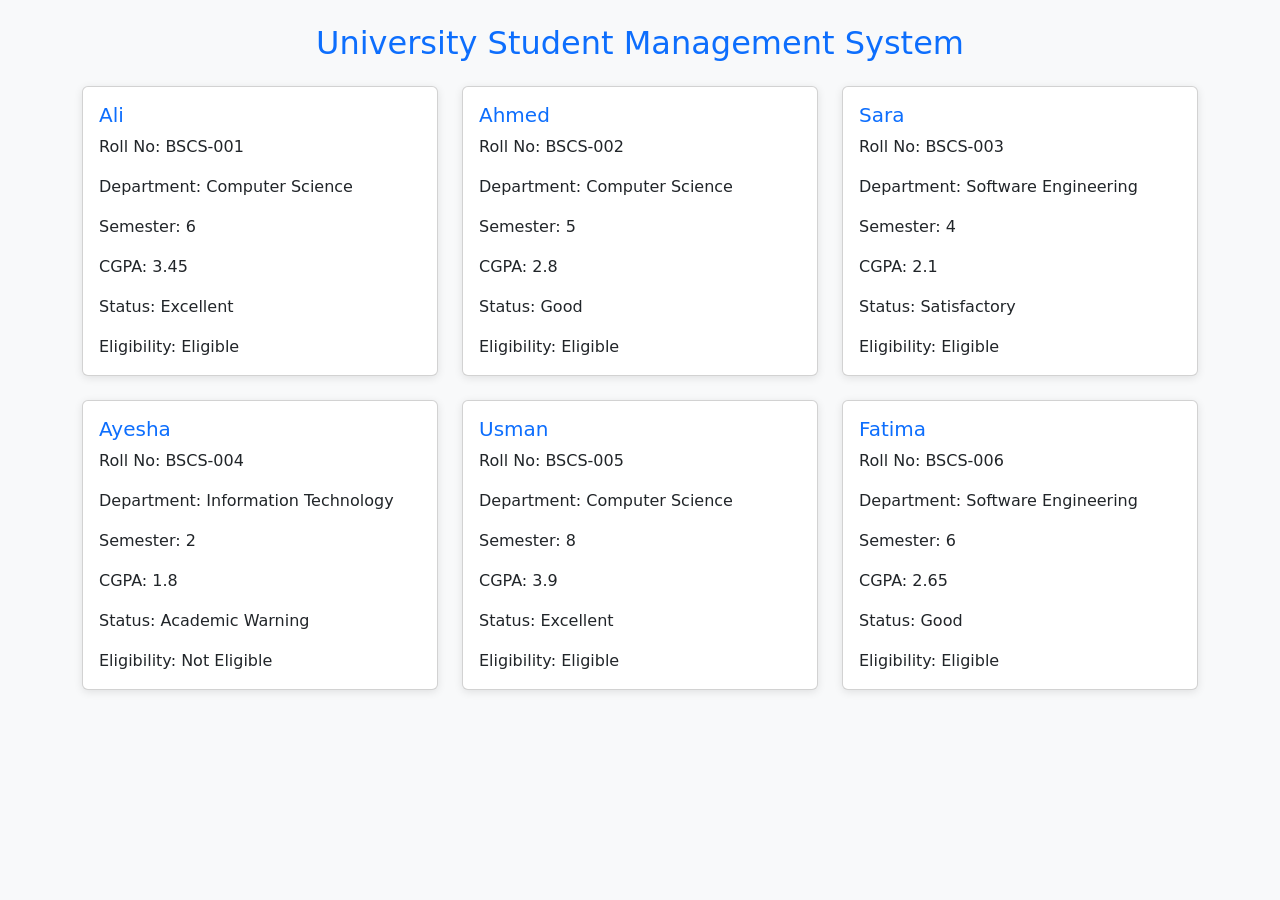
<file: tasks-separate/task-01/index.html>
<!DOCTYPE html>
<html lang="en">
<head>
    <meta charset="UTF-8">
    <meta name="viewport" content="width=device-width, initial-scale=1.0">
    <title>Task 1 - Student Management System</title>
    <link href="https://cdn.jsdelivr.net/npm/bootstrap@5.3.3/dist/css/bootstrap.min.css" rel="stylesheet">
    <link rel="stylesheet" href="style.css">
</head>
<body>
    <div class="container mt-4 mb-5">
        <h2 class="text-center mb-4">University Student Management System</h2>
        <div id="output"></div>
    </div>
    <script src="script.js"></script>
</body>
</html>
</file>
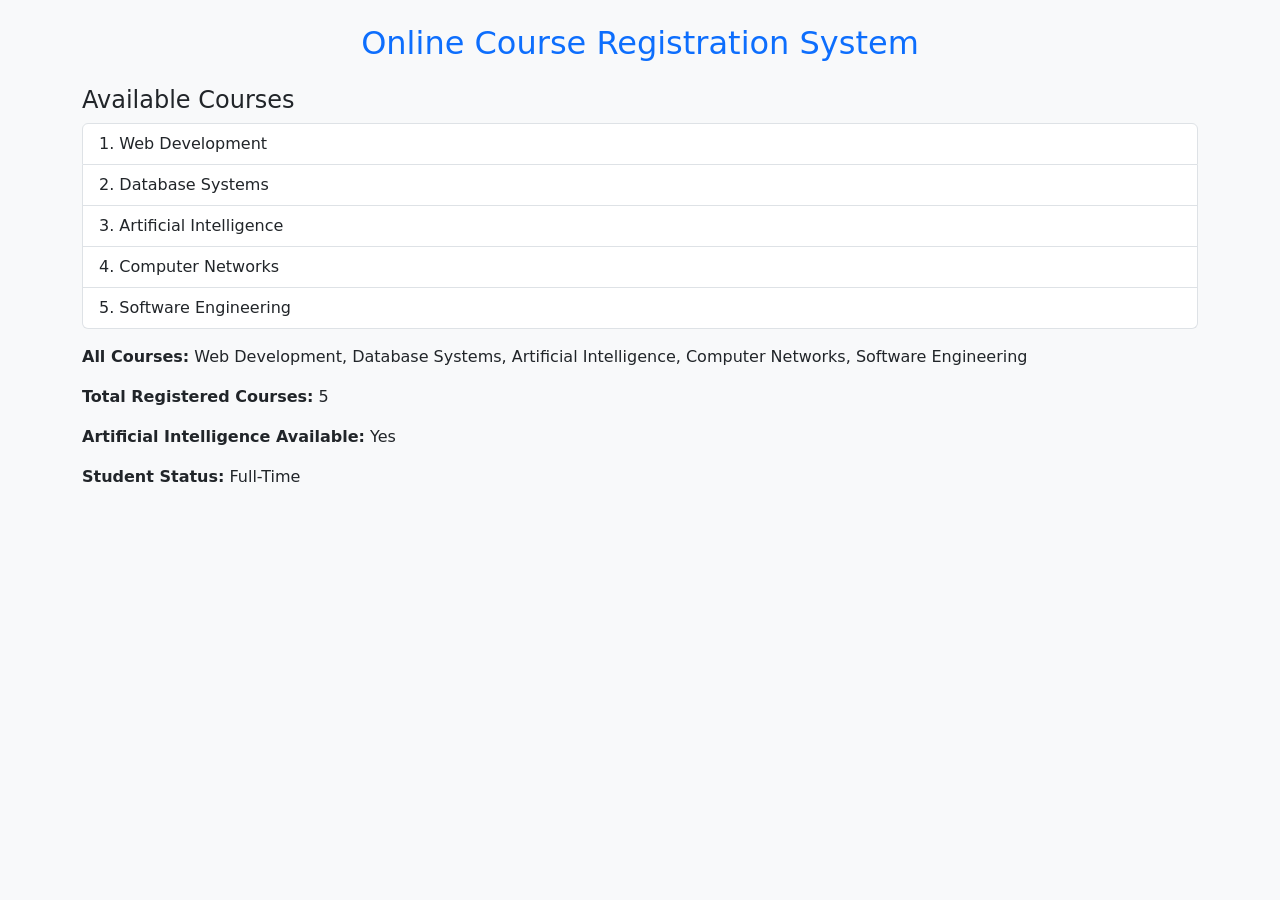
<file: tasks-separate/task-02/index.html>
<!DOCTYPE html>
<html lang="en">
<head>
    <meta charset="UTF-8">
    <meta name="viewport" content="width=device-width, initial-scale=1.0">
    <title>Task 2 - Course Registration System</title>
    <link href="https://cdn.jsdelivr.net/npm/bootstrap@5.3.3/dist/css/bootstrap.min.css" rel="stylesheet">
    <link rel="stylesheet" href="style.css">
</head>
<body>
    <div class="container mt-4 mb-5">
        <h2 class="text-center mb-4">Online Course Registration System</h2>
        <div id="output"></div>
    </div>
    <script src="script.js"></script>
</body>
</html>
</file>
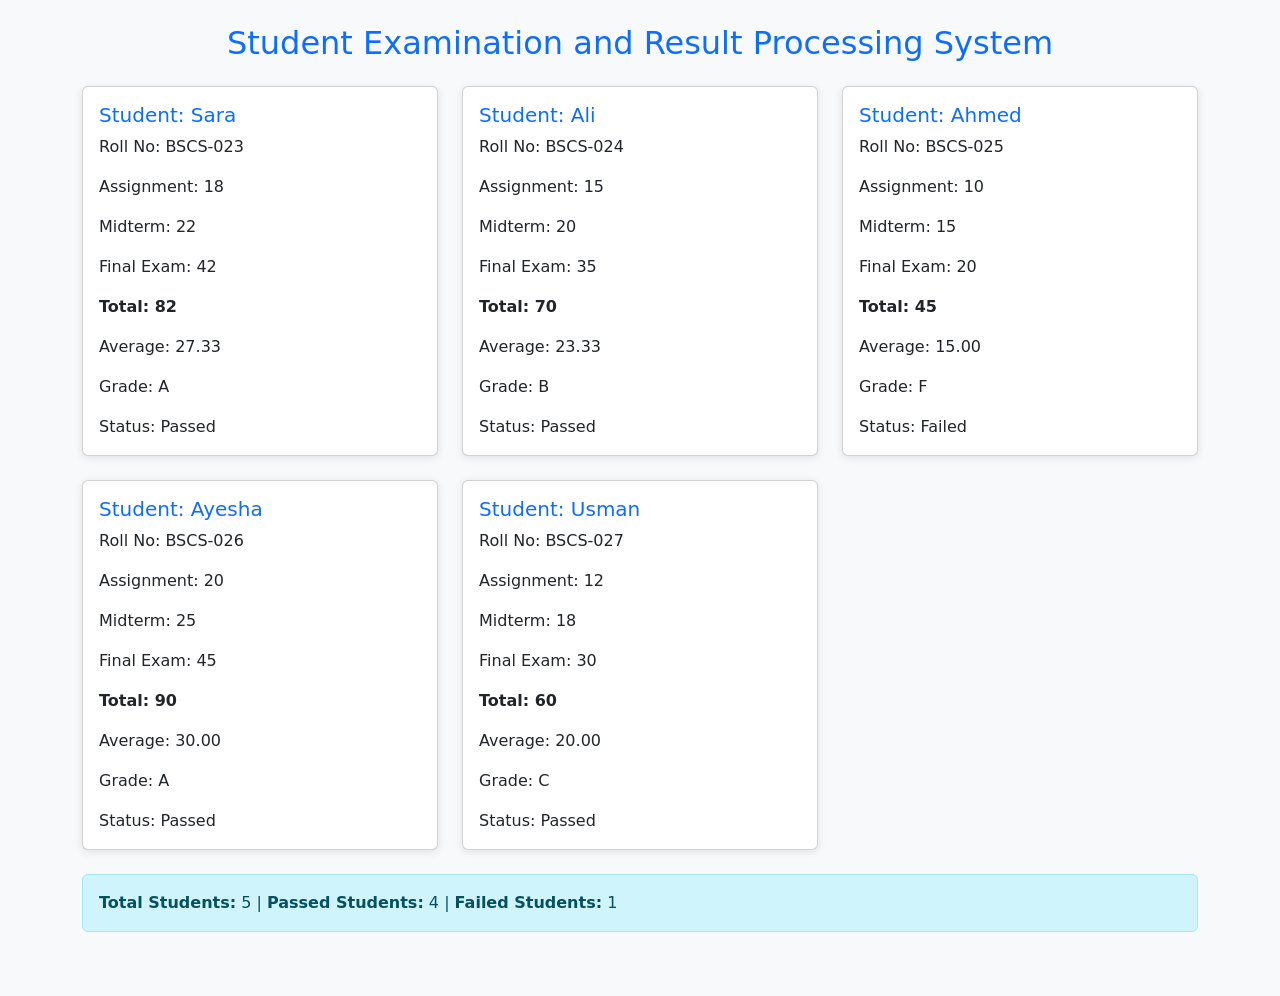
<file: tasks-separate/task-03/index.html>
<!DOCTYPE html>
<html lang="en">
<head>
    <meta charset="UTF-8">
    <meta name="viewport" content="width=device-width, initial-scale=1.0">
    <title>Task 3 - Result Processing System</title>
    <link href="https://cdn.jsdelivr.net/npm/bootstrap@5.3.3/dist/css/bootstrap.min.css" rel="stylesheet">
    <link rel="stylesheet" href="style.css">
</head>
<body>
    <div class="container mt-4 mb-5">
        <h2 class="text-center mb-4">Student Examination and Result Processing System</h2>
        <div id="output"></div>
    </div>
    <script src="script.js"></script>
</body>
</html>
</file>
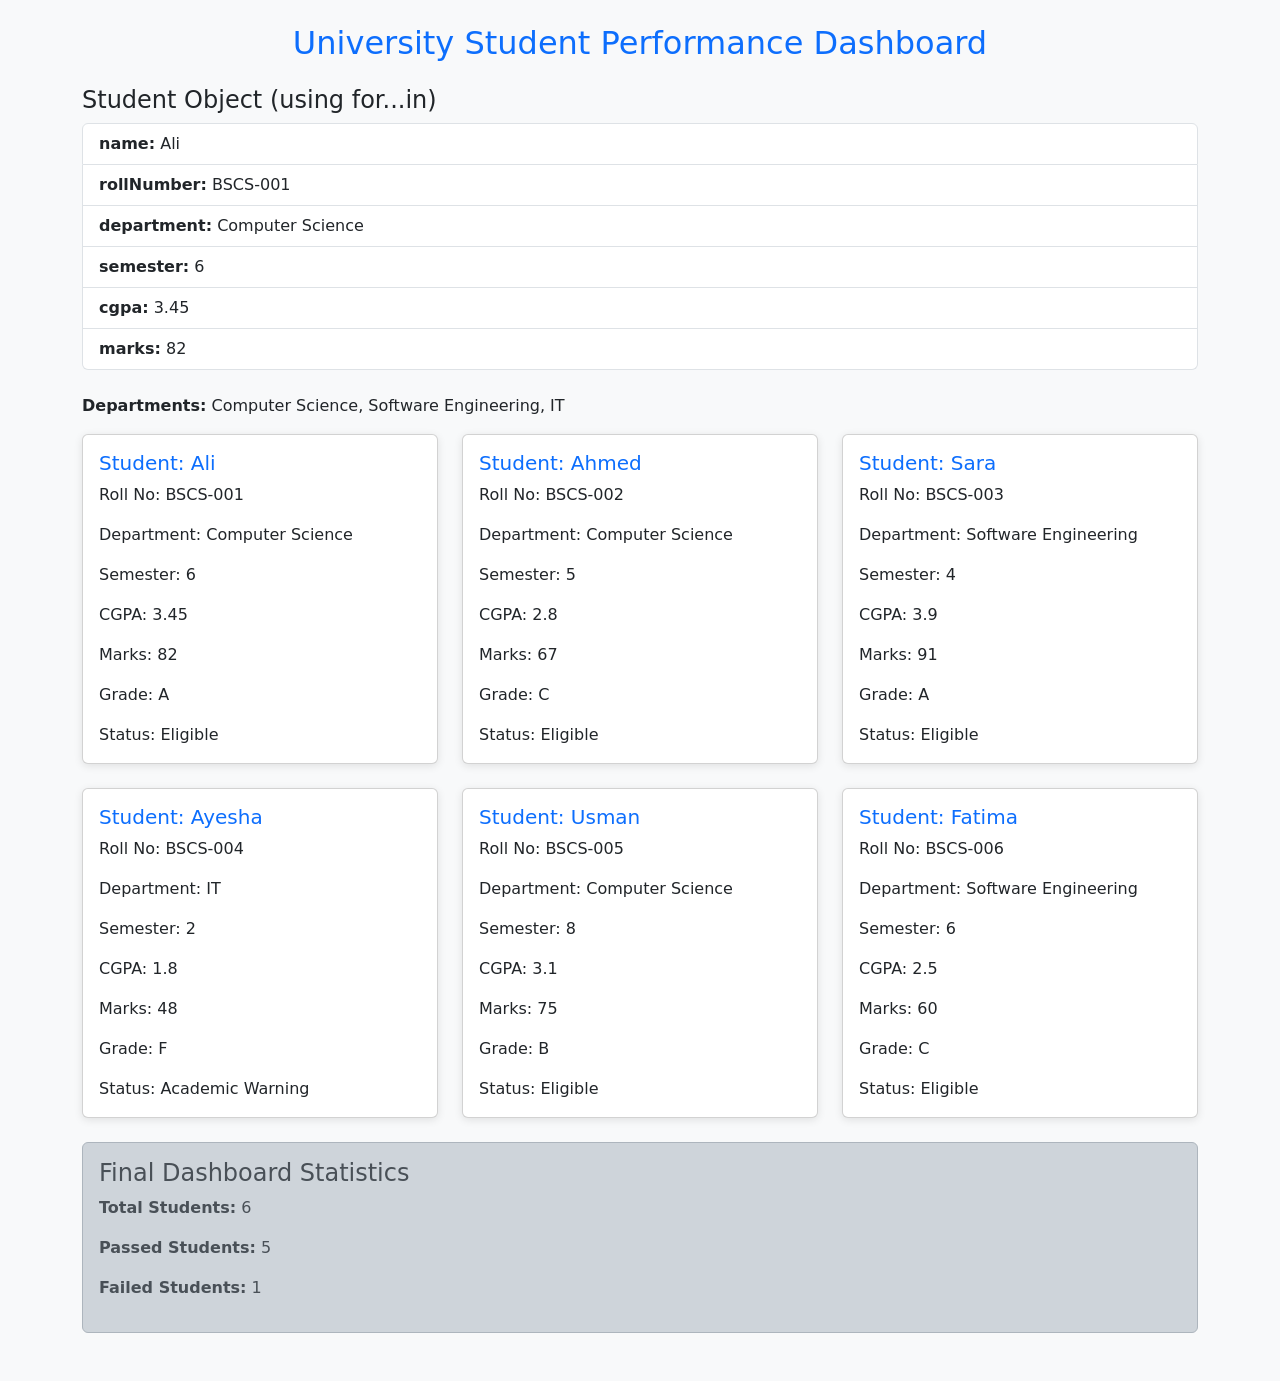
<file: tasks-separate/task-04/index.html>
<!DOCTYPE html>
<html lang="en">
<head>
    <meta charset="UTF-8">
    <meta name="viewport" content="width=device-width, initial-scale=1.0">
    <title>Task 4 - Performance Dashboard</title>
    <link href="https://cdn.jsdelivr.net/npm/bootstrap@5.3.3/dist/css/bootstrap.min.css" rel="stylesheet">
    <link rel="stylesheet" href="style.css">
</head>
<body>
    <div class="container mt-4 mb-5">
        <h2 class="text-center mb-4">University Student Performance Dashboard</h2>
        <div id="output"></div>
    </div>
    <script src="script.js"></script>
</body>
</html>
</file>
<file: tasks-separate/task-01/style.css>
/* Simple styling for Lab 04 tasks */

body {
    background-color: #f8f9fa;
}

h2 {
    color: #0d6efd;
}

.card {
    box-shadow: 0 2px 8px rgba(0, 0, 0, 0.1);
}

.card-title {
    color: #0d6efd;
}
</file>
<file: tasks-separate/task-02/style.css>
/* Simple styling for Lab 04 tasks */

body {
    background-color: #f8f9fa;
}

h2 {
    color: #0d6efd;
}

.card {
    box-shadow: 0 2px 8px rgba(0, 0, 0, 0.1);
}

.card-title {
    color: #0d6efd;
}
</file>
<file: tasks-separate/task-03/style.css>
/* Simple styling for Lab 04 tasks */

body {
    background-color: #f8f9fa;
}

h2 {
    color: #0d6efd;
}

.card {
    box-shadow: 0 2px 8px rgba(0, 0, 0, 0.1);
}

.card-title {
    color: #0d6efd;
}
</file>
<file: tasks-separate/task-04/style.css>
/* Simple styling for Lab 04 tasks */

body {
    background-color: #f8f9fa;
}

h2 {
    color: #0d6efd;
}

.card {
    box-shadow: 0 2px 8px rgba(0, 0, 0, 0.1);
}

.card-title {
    color: #0d6efd;
}
</file>
